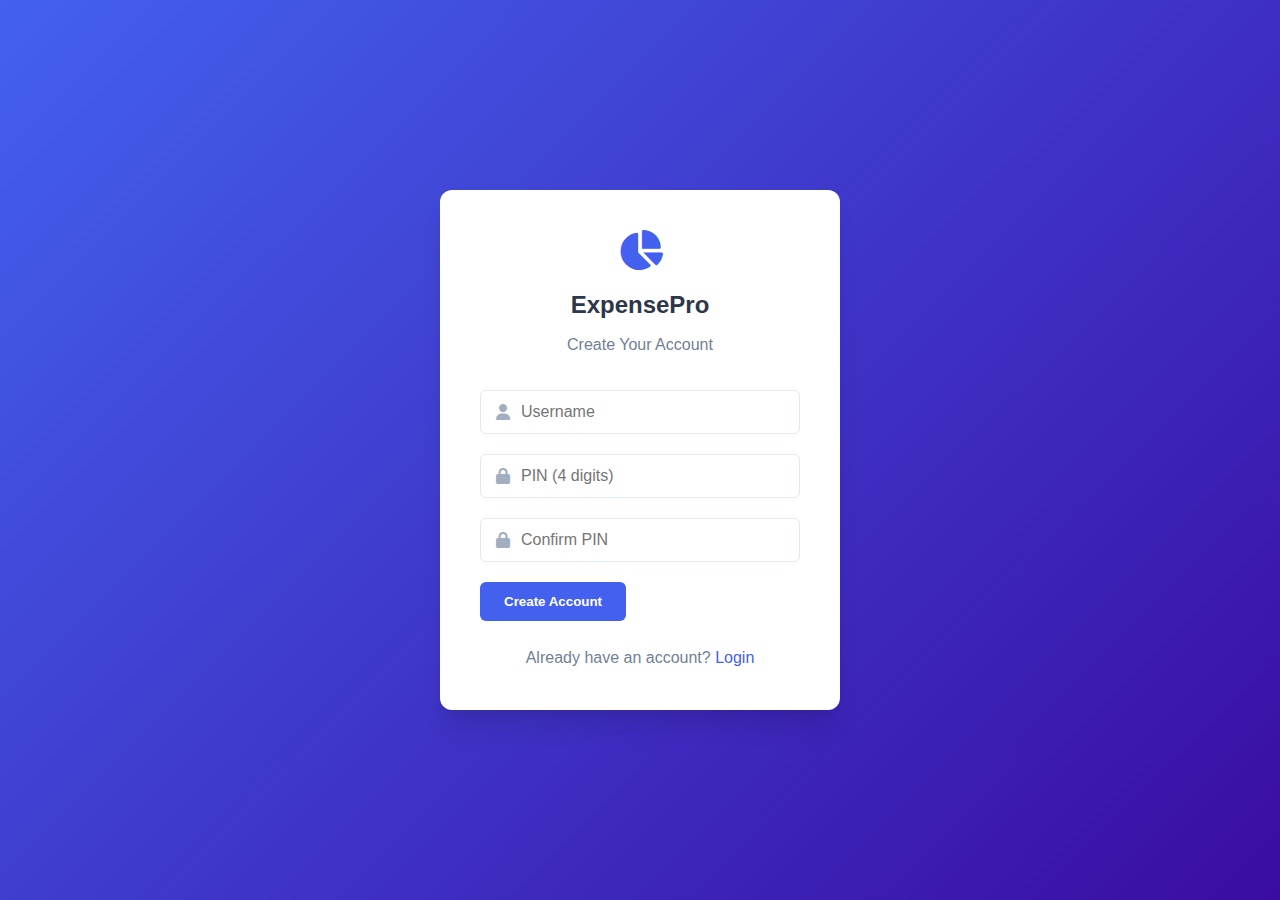
<file: register.html>
<!DOCTYPE html>
<html lang="en">
<head>
    <meta charset="UTF-8">
    <meta name="viewport" content="width=device-width, initial-scale=1.0">
    <title>Register - Expense Tracker</title>
    <link rel="stylesheet" href="css/style.css">
    <link rel="stylesheet" href="https://cdnjs.cloudflare.com/ajax/libs/font-awesome/6.4.0/css/all.min.css">
</head>
<body>
    <div class="login-container">
        <div class="login-form">
            <div class="login-header">
                <i class="fas fa-chart-pie"></i>
                <h2>ExpensePro</h2>
                <p>Create Your Account</p>
            </div>
            <form onsubmit="register(event)">
                <div class="input-group">
                    <i class="fas fa-user"></i>
                    <input type="text" id="reg-username" placeholder="Username" required>
                </div>
                <div class="input-group">
                    <i class="fas fa-lock"></i>
                    <input type="password" id="reg-pin" placeholder="PIN (4 digits)" maxlength="4" required>
                </div>
                <div class="input-group">
                    <i class="fas fa-lock"></i>
                    <input type="password" id="confirm-pin" placeholder="Confirm PIN" maxlength="4" required>
                </div>
                <button type="submit" class="btn-primary">Create Account</button>
            </form>
            <p class="login-footer">Already have an account? <a href="index.html">Login</a></p>
        </div>
    </div>
   
    <script src="js/app.js"></script>
</body>
</html>
</file>
<file: css/style.css>
/* style.css */
:root {
    --primary: #4361ee;
    --primary-dark: #3a56d4;
    --secondary: #7209b7;
    --success: #4cc9f0;
    --danger: #f72585;
    --warning: #f8961e;
    --info: #4895ef;
    
    --bg-primary: #f8f9fa;
    --bg-secondary: #ffffff;
    --bg-sidebar: #1a1d29;
    
    --text-primary: #2d3748;
    --text-secondary: #718096;
    --text-light: #a0aec0;
    --text-white: #ffffff;
    
    --border: #e2e8f0;
    --shadow: 0 4px 6px -1px rgba(0, 0, 0, 0.1), 0 2px 4px -1px rgba(0, 0, 0, 0.06);
    --transition: all 0.3s ease;
}

[data-theme="dark"] {
    --bg-primary: #121826;
    --bg-secondary: #1a1f36;
    --bg-sidebar: #0f1320;
    
    --text-primary: #f7fafc;
    --text-secondary: #e2e8f0;
    --text-light: #a0aec0;
    
    --border: #2d3748;
    --shadow: 0 4px 6px -1px rgba(0, 0, 0, 0.3), 0 2px 4px -1px rgba(0, 0, 0, 0.2);
}

/* Base Styles */
* {
    margin: 0;
    padding: 0;
    box-sizing: border-box;
}

body {
    font-family: 'Segoe UI', Tahoma, Geneva, Verdana, sans-serif;
    background-color: var(--bg-primary);
    color: var(--text-primary);
    transition: var(--transition);
    line-height: 1.6;
}

.hidden {
    display: none !important;
}

/* Layout */
#app {
    display: flex;
    min-height: 100vh;
}

/* Sidebar */
.sidebar {
    width: 260px;
    background: var(--bg-sidebar);
    color: var(--text-white);
    display: flex;
    flex-direction: column;
    transition: var(--transition);
    box-shadow: var(--shadow);
}

.sidebar-header {
    padding: 1.5rem 1.5rem 1rem;
    border-bottom: 1px solid rgba(255, 255, 255, 0.1);
    display: flex;
    justify-content: space-between;
    align-items: center;
}

.sidebar-header h1 {
    font-size: 1.25rem;
    display: flex;
    align-items: center;
    gap: 0.5rem;
}

.theme-toggle {
    background: rgba(255, 255, 255, 0.1);
    border: none;
    color: var(--text-white);
    width: 36px;
    height: 36px;
    border-radius: 50%;
    cursor: pointer;
    display: flex;
    align-items: center;
    justify-content: center;
    transition: var(--transition);
}

.theme-toggle:hover {
    background: rgba(255, 255, 255, 0.2);
}

.sidebar-nav {
    flex: 1;
    padding: 1rem 0;
}

.nav-item {
    display: flex;
    align-items: center;
    gap: 0.75rem;
    padding: 0.85rem 1.5rem;
    color: var(--text-light);
    text-decoration: none;
    transition: var(--transition);
    border-left: 3px solid transparent;
}

.nav-item:hover {
    background: rgba(255, 255, 255, 0.05);
    color: var(--text-white);
}

.nav-item.active {
    background: rgba(67, 97, 238, 0.2);
    color: var(--text-white);
    border-left-color: var(--primary);
}

.nav-item i {
    width: 20px;
    text-align: center;
}

.user-info {
    padding: 1.5rem;
    border-top: 1px solid rgba(255, 255, 255, 0.1);
    display: flex;
    align-items: center;
    gap: 0.75rem;
}

.user-avatar {
    width: 40px;
    height: 40px;
    border-radius: 50%;
    background: var(--primary);
    display: flex;
    align-items: center;
    justify-content: center;
}

.user-details {
    flex: 1;
}

.user-details span {
    display: block;
    font-weight: 500;
}

.logout-btn {
    background: transparent;
    color: var(--text-light);
    border: 1px solid rgba(255, 255, 255, 0.2);
    padding: 0.25rem 0.5rem;
    border-radius: 4px;
    font-size: 0.75rem;
    cursor: pointer;
    transition: var(--transition);
    margin-top: 0.25rem;
}

.logout-btn:hover {
    background: rgba(255, 255, 255, 0.1);
    color: var(--text-white);
}

/* Main Content */
.main-content {
    flex: 1;
    display: flex;
    flex-direction: column;
    overflow: auto;
}

.content-header {
    background: var(--bg-secondary);
    padding: 1.5rem 2rem;
    display: flex;
    justify-content: space-between;
    align-items: center;
    box-shadow: var(--shadow);
    transition: var(--transition);
}

.content-header h2 {
    font-weight: 600;
}

.header-actions {
    display: flex;
    gap: 1rem;
    align-items: center;
}

.currency-selector select {
    background: var(--bg-secondary);
    color: var(--text-primary);
    border: 1px solid var(--border);
    padding: 0.5rem;
    border-radius: 4px;
    font-size: 0.9rem;
    transition: var(--transition);
}

#page-content {
    padding: 2rem;
    flex: 1;
}

/* Cards */
.card {
    background: var(--bg-secondary);
    border-radius: 10px;
    box-shadow: var(--shadow);
    transition: var(--transition);
    overflow: hidden;
}

.card-header {
    padding: 1.25rem 1.5rem;
    border-bottom: 1px solid var(--border);
    display: flex;
    justify-content: space-between;
    align-items: center;
}

.card-body {
    padding: 1.5rem;
}

/* Stats Grid */
.stats-grid {
    display: grid;
    grid-template-columns: repeat(auto-fit, minmax(240px, 1fr));
    gap: 1.5rem;
    margin-bottom: 2rem;
}

.stat-card {
    background: var(--bg-secondary);
    padding: 1.5rem;
    border-radius: 10px;
    box-shadow: var(--shadow);
    transition: var(--transition);
    display: flex;
    align-items: center;
    gap: 1rem;
}

.stat-card:hover {
    transform: translateY(-5px);
}

.stat-icon {
    width: 60px;
    height: 60px;
    border-radius: 10px;
    display: flex;
    align-items: center;
    justify-content: center;
    font-size: 1.5rem;
}

.stat-icon.income {
    background: rgba(76, 201, 240, 0.1);
    color: var(--success);
}

.stat-icon.expense {
    background: rgba(247, 37, 133, 0.1);
    color: var(--danger);
}

.stat-icon.balance {
    background: rgba(67, 97, 238, 0.1);
    color: var(--primary);
}

.stat-info h3 {
    font-size: 0.9rem;
    color: var(--text-secondary);
    margin-bottom: 0.5rem;
}

.stat-amount {
    font-size: 1.5rem;
    font-weight: 700;
}

/* Transaction List */
.transaction-list {
    max-height: 500px;
    overflow-y: auto;
}

.transaction-item {
    display: flex;
    justify-content: space-between;
    align-items: center;
    padding: 1rem;
    border-bottom: 1px solid var(--border);
    transition: var(--transition);
}

.transaction-item:hover {
    background: rgba(0, 0, 0, 0.02);
}

.transaction-info {
    display: flex;
    align-items: center;
    gap: 1rem;
}

.transaction-icon {
    width: 40px;
    height: 40px;
    border-radius: 8px;
    display: flex;
    align-items: center;
    justify-content: center;
}

.transaction-icon.income {
    background: rgba(76, 201, 240, 0.1);
    color: var(--success);
}

.transaction-icon.expense {
    background: rgba(247, 37, 133, 0.1);
    color: var(--danger);
}

.transaction-details h4 {
    margin-bottom: 0.25rem;
}

.transaction-meta {
    font-size: 0.8rem;
    color: var(--text-secondary);
}

.transaction-amount {
    font-weight: 600;
    font-size: 1.1rem;
}

.transaction-amount.income {
    color: var(--success);
}

.transaction-amount.expense {
    color: var(--danger);
}

.transaction-actions {
    display: flex;
    gap: 0.5rem;
}

.btn-icon {
    background: transparent;
    border: none;
    width: 32px;
    height: 32px;
    border-radius: 4px;
    display: flex;
    align-items: center;
    justify-content: center;
    cursor: pointer;
    transition: var(--transition);
    color: var(--text-secondary);
}

.btn-icon:hover {
    background: rgba(0, 0, 0, 0.05);
    color: var(--text-primary);
}

.btn-icon.delete:hover {
    background: rgba(247, 37, 133, 0.1);
    color: var(--danger);
}

/* Charts */
.chart-container {
    background: var(--bg-secondary);
    padding: 1.5rem;
    border-radius: 10px;
    box-shadow: var(--shadow);
    margin-bottom: 1.5rem;
    transition: var(--transition);
}

.chart-header {
    display: flex;
    justify-content: space-between;
    align-items: center;
    margin-bottom: 1rem;
}

/* Forms */
.input-group {
    margin-bottom: 1rem;
}

.input-group label {
    display: block;
    margin-bottom: 0.5rem;
    font-weight: 500;
    color: var(--text-secondary);
}

.input-group input, 
.input-group select {
    width: 100%;
    padding: 0.75rem;
    border: 1px solid var(--border);
    border-radius: 6px;
    background: var(--bg-secondary);
    color: var(--text-primary);
    font-size: 1rem;
    transition: var(--transition);
}

.input-group input:focus, 
.input-group select:focus {
    outline: none;
    border-color: var(--primary);
    box-shadow: 0 0 0 3px rgba(67, 97, 238, 0.1);
}

.form-row {
    display: grid;
    grid-template-columns: 1fr 1fr;
    gap: 1rem;
}

/* Buttons */
.btn-primary {
    background: var(--primary);
    color: white;
    border: none;
    padding: 0.75rem 1.5rem;
    border-radius: 6px;
    font-weight: 600;
    cursor: pointer;
    transition: var(--transition);
    display: inline-flex;
    align-items: center;
    justify-content: center;
    gap: 0.5rem;
}

.btn-primary:hover {
    background: var(--primary-dark);
    transform: translateY(-2px);
}

.btn-secondary {
    background: transparent;
    color: var(--text-secondary);
    border: 1px solid var(--border);
    padding: 0.75rem 1.5rem;
    border-radius: 6px;
    font-weight: 600;
    cursor: pointer;
    transition: var(--transition);
}

.btn-secondary:hover {
    background: rgba(0, 0, 0, 0.05);
}

/* Login/Register */
.login-container {
    display: flex;
    justify-content: center;
    align-items: center;
    min-height: 100vh;
    padding: 20px;
    background: linear-gradient(135deg, #4361ee 0%, #3a0ca3 100%);
}

.login-form {
    background: var(--bg-secondary);
    padding: 2.5rem;
    border-radius: 12px;
    box-shadow: 0 20px 25px -5px rgba(0, 0, 0, 0.1), 0 10px 10px -5px rgba(0, 0, 0, 0.04);
    width: 100%;
    max-width: 400px;
    transition: var(--transition);
}

.login-header {
    text-align: center;
    margin-bottom: 2rem;
}

.login-header i {
    font-size: 2.5rem;
    color: var(--primary);
    margin-bottom: 1rem;
}

.login-header h2 {
    margin-bottom: 0.5rem;
    color: var(--text-primary);
}

.login-header p {
    color: var(--text-secondary);
}

.login-form .input-group {
    position: relative;
    margin-bottom: 1.25rem;
}

.login-form .input-group i {
    position: absolute;
    left: 1rem;
    top: 50%;
    transform: translateY(-50%);
    color: var(--text-light);
}

.login-form input {
    width: 100%;
    padding: 0.75rem 1rem 0.75rem 2.5rem;
    border: 1px solid var(--border);
    border-radius: 6px;
    background: var(--bg-secondary);
    color: var(--text-primary);
    font-size: 1rem;
    transition: var(--transition);
}

.login-form input:focus {
    outline: none;
    border-color: var(--primary);
    box-shadow: 0 0 0 3px rgba(67, 97, 238, 0.1);
}

.login-footer {
    text-align: center;
    margin-top: 1.5rem;
    color: var(--text-secondary);
}

.login-footer a {
    color: var(--primary);
    text-decoration: none;
    font-weight: 500;
}

.login-footer a:hover {
    text-decoration: underline;
}

/* Modal */
.modal {
    position: fixed;
    top: 0;
    left: 0;
    width: 100%;
    height: 100%;
    background: rgba(0, 0, 0, 0.5);
    display: flex;
    justify-content: center;
    align-items: center;
    z-index: 1000;
    padding: 1rem;
}

.modal-content {
    background: var(--bg-secondary);
    border-radius: 12px;
    width: 100%;
    max-width: 500px;
    max-height: 90vh;
    overflow-y: auto;
    box-shadow: 0 25px 50px -12px rgba(0, 0, 0, 0.25);
    transition: var(--transition);
}

.modal-header {
    padding: 1.5rem;
    border-bottom: 1px solid var(--border);
    display: flex;
    justify-content: space-between;
    align-items: center;
}

.close-btn {
    background: transparent;
    border: none;
    font-size: 1.5rem;
    cursor: pointer;
    color: var(--text-secondary);
    transition: var(--transition);
}

.close-btn:hover {
    color: var(--text-primary);
}

.modal-content form {
    padding: 1.5rem;
}

.form-buttons {
    display: flex;
    gap: 1rem;
    margin-top: 1.5rem;
}

.form-buttons button {
    flex: 1;
}

/* FAB */
.fab {
    position: fixed;
    bottom: 2rem;
    right: 2rem;
    width: 60px;
    height: 60px;
    border-radius: 50%;
    background: var(--primary);
    color: white;
    border: none;
    font-size: 1.5rem;
    cursor: pointer;
    box-shadow: 0 10px 25px rgba(67, 97, 238, 0.3);
    transition: var(--transition);
    display: flex;
    align-items: center;
    justify-content: center;
    z-index: 100;
}

.fab:hover {
    background: var(--primary-dark);
    transform: scale(1.1);
}

/* Responsive */
@media (max-width: 768px) {
    .sidebar {
        width: 70px;
    }
    
    .sidebar-header h1 span,
    .nav-item span,
    .user-details span:first-child {
        display: none;
    }
    
    .sidebar-header {
        justify-content: center;
        padding: 1rem 0.5rem;
    }
    
    .theme-toggle {
        display: none;
    }
    
    .nav-item {
        justify-content: center;
        padding: 1rem 0.5rem;
    }
    
    .user-info {
        justify-content: center;
        padding: 1rem 0.5rem;
    }
    
    .user-details {
        display: none;
    }
    
    .content-header {
        padding: 1rem;
        flex-direction: column;
        gap: 1rem;
        align-items: flex-start;
    }
    
    .header-actions {
        width: 100%;
        justify-content: space-between;
    }
    
    #page-content {
        padding: 1rem;
    }
    
    .stats-grid {
        grid-template-columns: 1fr;
    }
    
    .form-row {
        grid-template-columns: 1fr;
    }
}
</file>
